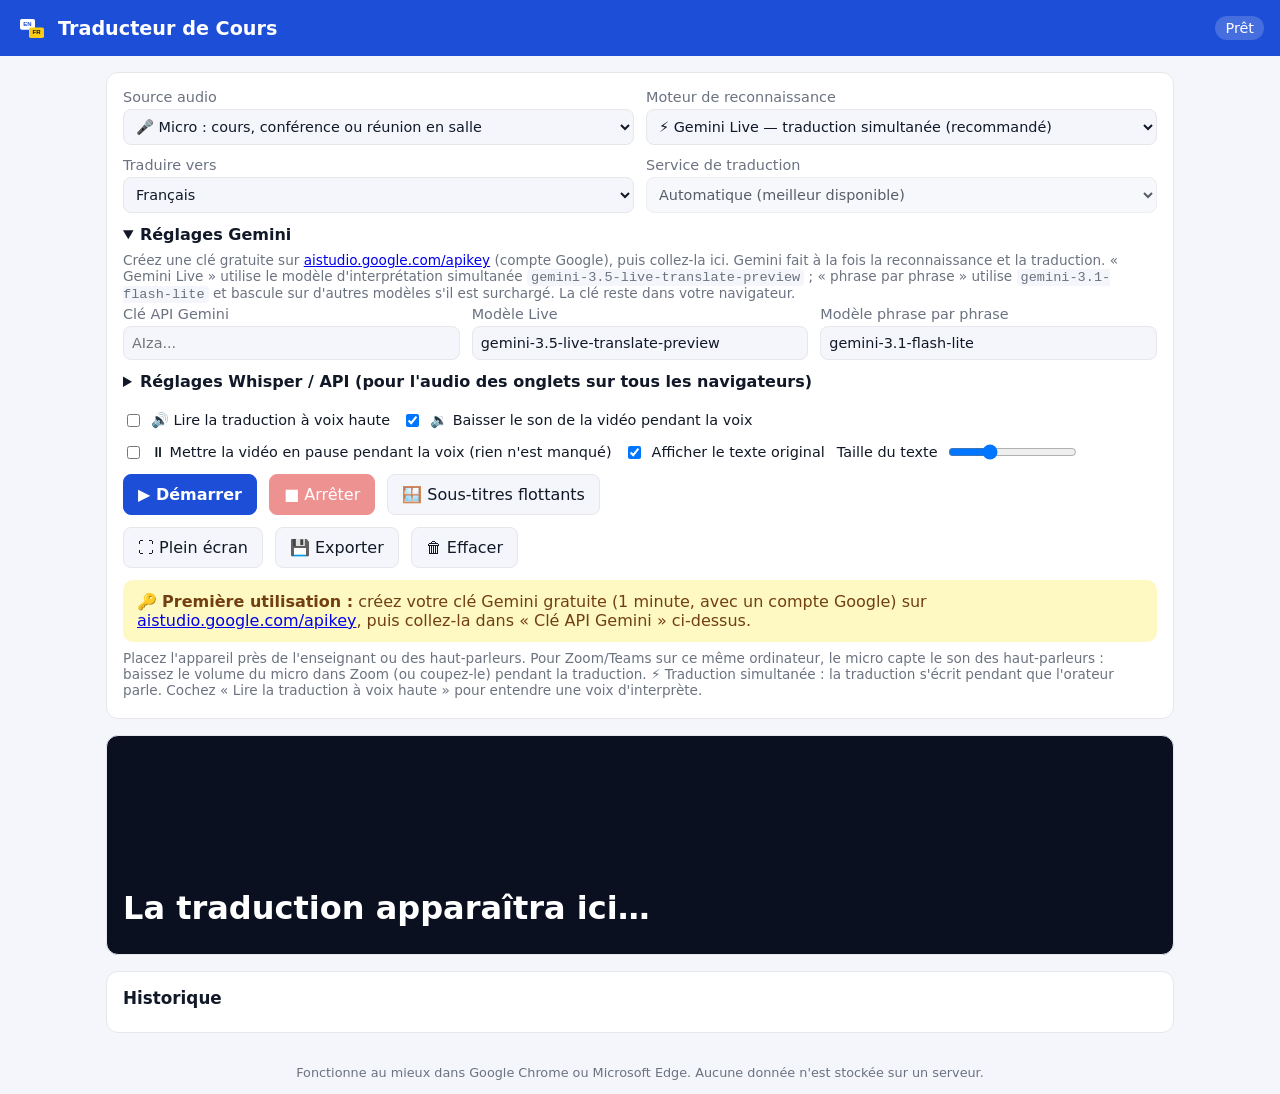
<file: index.html>
<!doctype html>
<html lang="fr">
<head>
  <meta charset="utf-8">
  <meta name="viewport" content="width=device-width, initial-scale=1">
  <title>Traducteur de Cours en direct</title>
  <meta name="description" content="Traduction en temps réel de l'anglais vers le français pour les cours et réunions (Zoom, Meet, Teams…).">
  <meta name="theme-color" content="#1d4ed8">
  <link rel="manifest" href="manifest.webmanifest">
  <link rel="icon" href="icon.svg" type="image/svg+xml">
  <link rel="stylesheet" href="style.css?v=22">
</head>
<body>
  <header class="topbar">
    <div class="brand">
      <img src="icon.svg" alt="" width="32" height="32">
      <h1>Traducteur de Cours</h1>
    </div>
    <div class="top-right">
      <span class="duck-badge" id="duckBadge" hidden title="Le son de la vidéo est baissé pendant la voix">🔉</span>
      <div class="status" id="status" role="status" aria-live="polite">Prêt</div>
    </div>
  </header>

  <main>
    <div class="alert" id="alert" role="alert" hidden></div>
    <button class="resume-banner" id="resumeBanner" hidden>🔇 Le son a été mis en veille par le téléphone — touchez ici pour reprendre l'écoute</button>
    <section class="controls card">
      <div class="row">
        <label>Source audio
          <select id="source">
            <option value="mic">🎤 Micro : cours, conférence ou réunion en salle</option>
            <option value="speaker">🔈 Réunion sur ce téléphone (Zoom, Meet, WhatsApp en haut-parleur)</option>
            <option value="youtube">▶️ Vidéo YouTube dans l'application (son baissé pendant la voix)</option>
            <option value="file">📁 Fichier audio ou vidéo (cours enregistré, message vocal…)</option>
            <option value="tab">🖥️ Site web dans un onglet — ordinateur (Meet, Zoom, Teams, Coursera, YouTube…) : son baissé automatiquement</option>
          </select>
        </label>
        <label>Moteur de reconnaissance
          <select id="engine">
            <option value="live">⚡ Gemini Live — traduction simultanée (recommandé)</option>
            <option value="gemini">✨ Gemini phrase par phrase (clé gratuite)</option>
            <option value="browser">Navigateur (gratuit — Chrome / Edge)</option>
            <option value="whisper">Whisper / API compatible OpenAI (clé requise)</option>
          </select>
        </label>
      </div>
      <div class="row">
        <label id="srcLangLabel">Langue parlée
          <select id="srcLang">
            <option value="en-US" data-name="English">Anglais (États-Unis)</option>
            <option value="en-GB" data-name="English">Anglais (Royaume-Uni)</option>
            <option value="en-NG" data-name="English">Anglais (Nigeria)</option>
            <option value="en-IN" data-name="English">Anglais (Inde)</option>
            <option value="en-AU" data-name="English">Anglais (Australie)</option>
            <option value="fr-FR" data-name="French">Français</option>
            <option value="es-ES" data-name="Spanish">Espagnol</option>
            <option value="pt-BR" data-name="Portuguese">Portugais</option>
            <option value="de-DE" data-name="German">Allemand</option>
            <option value="it-IT" data-name="Italian">Italien</option>
            <option value="ar-SA" data-name="Arabic">Arabe</option>
            <option value="ru-RU" data-name="Russian">Russe</option>
            <option value="tr-TR" data-name="Turkish">Turc</option>
            <option value="hi-IN" data-name="Hindi">Hindi</option>
            <option value="zh-CN" data-name="Chinese (Mandarin)">Chinois</option>
            <option value="ja-JP" data-name="Japanese">Japonais</option>
          </select>
        </label>
        <label>Traduire vers
          <select id="tgtLang">
            <option value="fr" data-name="French">Français</option>
            <option value="en" data-name="English">Anglais</option>
            <option value="ar" data-name="Arabic">Arabe</option>
            <option value="es" data-name="Spanish">Espagnol</option>
            <option value="pt" data-name="Portuguese">Portugais</option>
            <option value="de" data-name="German">Allemand</option>
            <option value="it" data-name="Italian">Italien</option>
            <option value="sw" data-name="Swahili">Swahili</option>
            <option value="ha" data-name="Hausa">Haoussa</option>
            <option value="tr" data-name="Turkish">Turc</option>
            <option value="ru" data-name="Russian">Russe</option>
            <option value="hi" data-name="Hindi">Hindi</option>
            <option value="zh-CN" data-name="Simplified Chinese">Chinois</option>
            <option value="ja" data-name="Japanese">Japonais</option>
          </select>
        </label>
        <label>Service de traduction
          <select id="translator">
            <option value="auto">Automatique (meilleur disponible)</option>
            <option value="builtin">Chrome intégré (hors ligne, privé)</option>
            <option value="google">Google Traduction (gratuit)</option>
            <option value="mymemory">MyMemory (gratuit)</option>
          </select>
        </label>
      </div>

      <details id="geminiSettings">
        <summary>Réglages Gemini</summary>
        <p class="hint">Créez une clé gratuite sur <a href="https://aistudio.google.com/apikey" target="_blank" rel="noopener">aistudio.google.com/apikey</a>
          (compte Google), puis collez-la ici. Gemini fait à la fois la reconnaissance et la traduction.
          « Gemini Live » utilise le modèle d'interprétation simultanée <code>gemini-3.5-live-translate-preview</code> ;
          « phrase par phrase » utilise <code>gemini-3.1-flash-lite</code> et bascule sur d'autres modèles s'il est surchargé.
          La clé reste dans votre navigateur.</p>
        <div class="row">
          <label>Clé API Gemini <input id="geminiKey" type="password" autocomplete="off" placeholder="AIza..."></label>
          <label>Modèle Live <input id="liveModel" type="text" placeholder="gemini-3.5-live-translate-preview"></label>
          <label>Modèle phrase par phrase <input id="geminiModel" type="text" placeholder="gemini-3.1-flash-lite"></label>
        </div>
      </details>

      <details id="whisperSettings">
        <summary>Réglages Whisper / API (pour l'audio des onglets sur tous les navigateurs)</summary>
        <p class="hint">Compatible OpenAI (<code>https://api.openai.com/v1</code>, modèle <code>gpt-4o-mini-transcribe</code>)
          ou Groq, qui a une offre gratuite (<code>https://api.groq.com/openai/v1</code>, modèle <code>whisper-large-v3-turbo</code>).
          La clé reste dans votre navigateur.</p>
        <div class="row">
          <label>URL de l'API <input id="apiBase" type="url" placeholder="https://api.openai.com/v1"></label>
          <label>Modèle <input id="apiModel" type="text" placeholder="gpt-4o-mini-transcribe"></label>
          <label>Clé API <input id="apiKey" type="password" autocomplete="off" placeholder="sk-..."></label>
        </div>
      </details>

      <div class="row options">
        <label class="check"><input type="checkbox" id="speak"> 🔊 Lire la traduction à voix haute</label>
        <label class="check"><input type="checkbox" id="duck" checked> 🔉 Baisser le son de la vidéo pendant la voix</label>
        <label class="check"><input type="checkbox" id="autoPause"> ⏸ Mettre la vidéo en pause pendant la voix (rien n'est manqué)</label>
        <label class="check"><input type="checkbox" id="showOriginal" checked> Afficher le texte original</label>
        <label class="inline">Taille du texte <input type="range" id="fontSize" min="18" max="64" value="32"></label>
      </div>

      <div class="row buttons actions">
        <button id="startBtn" class="primary">▶ Démarrer</button>
        <button id="stopBtn" class="danger" disabled>■ Arrêter</button>
        <button id="pipBtn" title="Fenêtre flottante au-dessus de Zoom, Meet, Teams ou WhatsApp">🪟 Sous-titres flottants</button>
      </div>
      <div class="row buttons">
        <button id="fullBtn">⛶ Plein écran</button>
        <button id="exportBtn">💾 Exporter</button>
        <button id="clearBtn">🗑 Effacer</button>
      </div>
      <p class="onboarding" id="onboarding" hidden>🔑 <b>Première utilisation :</b> créez votre clé Gemini gratuite (1 minute, avec un compte Google)
        sur <a href="https://aistudio.google.com/apikey" target="_blank" rel="noopener">aistudio.google.com/apikey</a>,
        puis collez-la dans « Clé API Gemini » ci-dessus.</p>
      <p class="hint" id="sourceHint"></p>
    </section>

    <section id="ytCard" class="card player-card" hidden>
      <div class="row file-row">
        <input type="url" id="ytUrl" placeholder="Collez ici le lien de la vidéo YouTube" inputmode="url">
        <button id="ytLoad" class="primary">Charger</button>
      </div>
      <div class="yt-box"><div id="ytPlayer"></div></div>
    </section>

    <section id="playerCard" class="card player-card" hidden>
      <div class="row file-row">
        <label class="file-pick">📁 Choisir un fichier audio ou vidéo
          <input type="file" id="fileInput" accept="audio/*,video/*">
        </label>
        <span class="hint" id="fileName">Aucun fichier choisi</span>
      </div>
      <video id="player" controls playsinline preload="metadata"></video>
    </section>

    <section id="stage" class="stage card">
      <div id="live" class="live">
        <p class="voice-chip" id="voiceChip" hidden></p>
        <p class="live-tr" id="liveTr" dir="auto">La traduction apparaîtra ici…</p>
        <p class="live-src" id="liveSrc" dir="auto"></p>
      </div>
    </section>

    <section class="card">
      <h2>Historique</h2>
      <ol id="history" class="history"></ol>
    </section>
  </main>

  <footer>
    Fonctionne au mieux dans Google Chrome ou Microsoft Edge. Aucune donnée n'est stockée sur un serveur.
  </footer>

  <script src="translate.js?v=22"></script>
  <script src="app.js?v=22"></script>
</body>
</html>
</file>
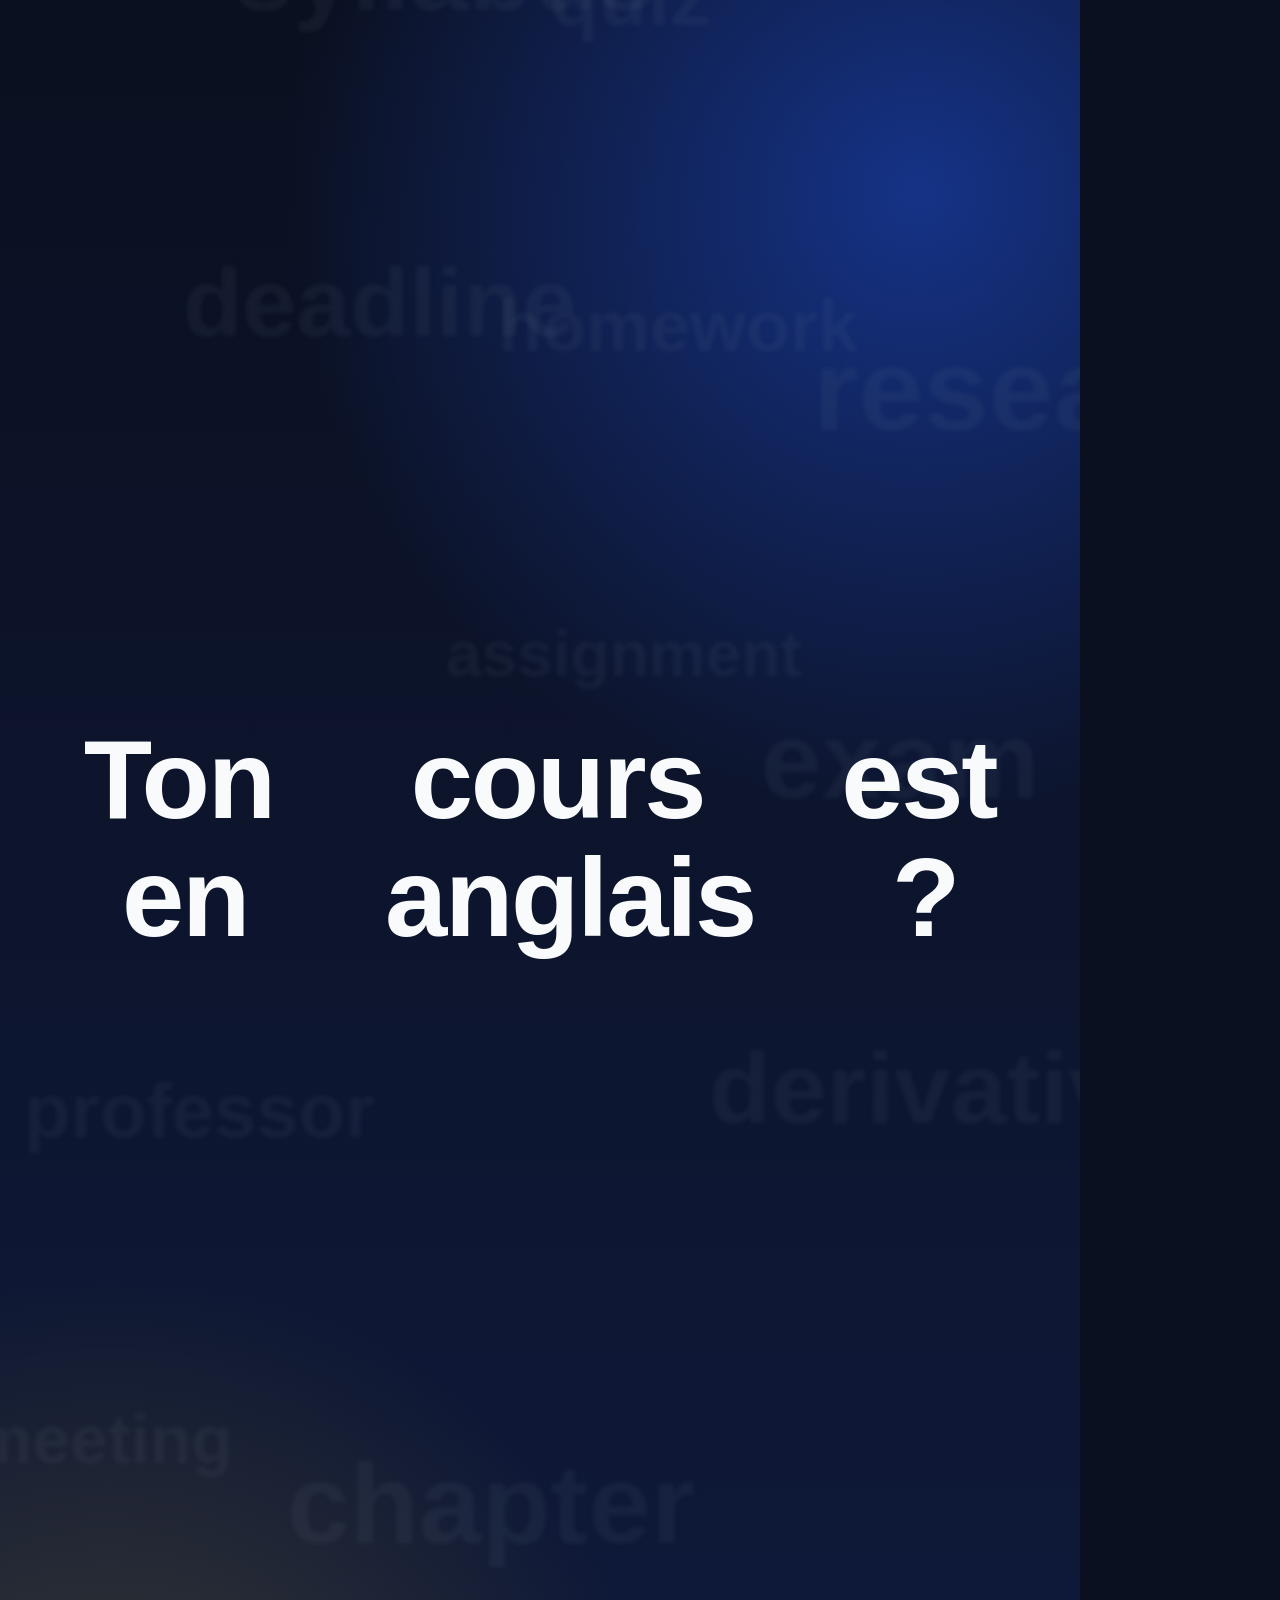
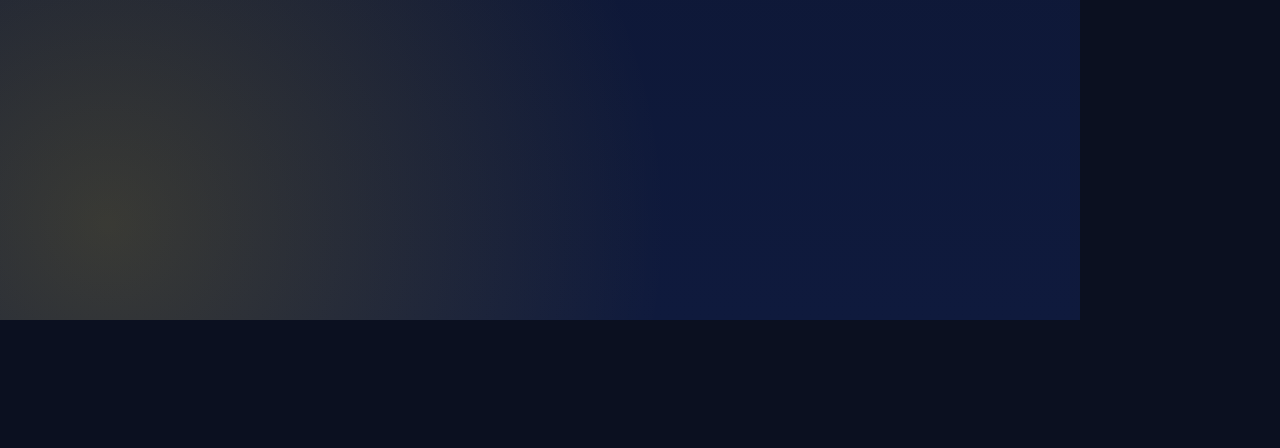
<file: marketing/demo.html>
<!doctype html>
<html lang="fr">
<head>
<meta charset="utf-8">
<title>Démo Traducteur de Cours</title>
<!--
  Vidéo de démonstration (1080×1920, 36 s). Chaque image est calculée par render(t),
  ce qui permet de filmer la vidéo image par image (voir render.js).
  Ouvrir ce fichier dans un navigateur la joue en boucle.
-->
<style>
  :root { --blue: #1d4ed8; --navy: #0b1020; --yellow: #facc15; --text: #f8fafc; --muted: #94a3b8; }
  * { box-sizing: border-box; margin: 0; padding: 0; }
  html, body { width: 1080px; height: 1920px; overflow: hidden; background: var(--navy); }
  body { font-family: "Inter", "Noto Color Emoji", sans-serif; color: var(--text); position: relative; }
  .bg { position: absolute; inset: 0; background:
      radial-gradient(900px 900px at 85% 10%, rgba(29, 78, 216, .55), transparent 70%),
      radial-gradient(800px 800px at 10% 95%, rgba(250, 204, 21, .18), transparent 70%),
      linear-gradient(180deg, #0b1020 0%, #0f1a3d 100%); }
  .scene { position: absolute; inset: 0; display: flex; flex-direction: column; align-items: center; justify-content: center; padding: 0 80px; text-align: center; opacity: 0; }
  .float-word { position: absolute; font-weight: 700; color: rgba(148, 163, 184, .07); white-space: nowrap; filter: blur(2px); }
  h1, h2 { font-family: "Inter Display", "Inter", "Noto Color Emoji", sans-serif; letter-spacing: -0.02em; }
  .hook { font-size: 112px; font-weight: 900; line-height: 1.05; }
  .hook2 { font-size: 84px; font-weight: 800; line-height: 1.1; margin-top: 56px; color: var(--yellow); }
  .chips { display: flex; flex-direction: column; gap: 32px; margin-top: 70px; width: 100%; align-items: center; }
  .chip { font-size: 54px; white-space: nowrap; font-weight: 700; padding: 28px 56px; border-radius: 999px; background: rgba(255,255,255,.08); border: 2px solid rgba(255,255,255,.14); }
  .s2-title { font-size: 104px; font-weight: 900; }
  .s2-title em { font-style: normal; color: var(--yellow); }
  .logo { width: 300px; height: 300px; }
  .brand { font-size: 104px; font-weight: 900; margin-top: 56px; }
  .tagline { font-size: 58px; font-weight: 600; color: #cbd5e1; margin-top: 36px; line-height: 1.3; }
  .tagline b { color: var(--yellow); }

  /* Scène démo */
  .demo-label { font-size: 56px; font-weight: 800; margin-bottom: 40px; }
  .speaker { display: flex; align-items: center; gap: 28px; background: rgba(255,255,255,.08); border-radius: 36px; padding: 26px 40px; margin-bottom: 44px; border: 2px solid rgba(255,255,255,.12); }
  .speaker .avatar { font-size: 76px; }
  .wave { display: flex; align-items: center; gap: 10px; height: 90px; }
  .wave i { display: block; width: 14px; border-radius: 7px; background: var(--yellow); }
  .speaker .lang { font-size: 44px; font-weight: 800; color: var(--muted); }
  .phone { width: 820px; height: 1240px; border-radius: 80px; background: #f4f6fb; border: 18px solid #111827; box-shadow: 0 40px 120px rgba(0,0,0,.6); overflow: hidden; text-align: left; display: flex; flex-direction: column; }
  .app-bar { background: var(--blue); padding: 40px 36px 30px; display: flex; align-items: center; justify-content: space-between; gap: 16px; }
  .app-title { display: flex; align-items: center; gap: 16px; font-size: 38px; font-weight: 800; color: #fff; }
  .app-title svg { width: 58px; height: 58px; }
  .pill { font-size: 26px; font-weight: 600; color: #fff; padding: 10px 20px; border-radius: 999px; background: rgba(255,255,255,.2); white-space: nowrap; }
  .pill .dot { color: #f87171; }
  .stage { margin: 28px; border-radius: 28px; background: var(--navy); padding: 36px; min-height: 440px; display: flex; flex-direction: column; justify-content: flex-end; }
  .fr { font-size: 52px; font-weight: 700; line-height: 1.25; color: #fff; min-height: 260px; }
  .en { font-size: 32px; font-style: italic; color: var(--muted); margin-top: 18px; min-height: 84px; line-height: 1.3; }
  .history { margin: 0 28px; background: #fff; border-radius: 28px; padding: 28px 32px; flex: 1; color: #111827; overflow: hidden; }
  .history h3 { font-size: 32px; margin-bottom: 14px; }
  .item { border-bottom: 2px solid #e5e7eb; padding: 14px 0; }
  .item .t { font-size: 22px; color: #6b7280; }
  .item .f { font-size: 29px; font-weight: 600; line-height: 1.3; }
  .item .e { font-size: 23px; font-style: italic; color: #6b7280; }
  .demo-caption { margin-top: 44px; font-size: 54px; font-weight: 800; }
  .demo-caption em { font-style: normal; color: var(--yellow); }

  /* Fonctionnalités */
  .s5-title { font-size: 96px; font-weight: 900; margin-bottom: 64px; }
  .cards { display: grid; gap: 30px; width: 100%; }
  .card { display: flex; align-items: center; gap: 36px; text-align: left; padding: 36px 44px; border-radius: 40px; background: rgba(255,255,255,.07); border: 2px solid rgba(255,255,255,.12); }
  .card .ic { font-size: 84px; }
  .card b { display: block; font-size: 52px; font-weight: 800; }
  .card span { font-size: 36px; color: #cbd5e1; }

  /* Appel à l'action */
  .cta { font-size: 100px; font-weight: 900; line-height: 1.08; }
  .cta em { font-style: normal; color: var(--yellow); }
  .url { margin-top: 70px; font-size: 38px; font-weight: 800; padding: 34px 50px; border-radius: 999px; background: var(--yellow); color: var(--navy); }
  .perks { margin-top: 56px; font-size: 44px; font-weight: 600; color: #cbd5e1; }
  .logo-sm { width: 170px; height: 170px; margin-bottom: 60px; }
</style>
</head>
<body>
<div class="bg"></div>
<div id="floats"></div>

<template id="logo-svg">
  <svg viewBox="0 0 512 512" xmlns="http://www.w3.org/2000/svg">
    <rect width="512" height="512" rx="96" fill="#1d4ed8"/>
    <rect x="64" y="112" width="240" height="170" rx="28" fill="#fff"/>
    <text x="184" y="225" font-family="Inter, Arial, sans-serif" font-size="96" font-weight="800" fill="#1d4ed8" text-anchor="middle">EN</text>
    <rect x="208" y="246" width="240" height="170" rx="28" fill="#facc15"/>
    <text x="328" y="359" font-family="Inter, Arial, sans-serif" font-size="96" font-weight="800" fill="#0b1020" text-anchor="middle">FR</text>
  </svg>
</template>

<section class="scene" id="s1">
  <h1 class="hook" id="hook1">Ton cours est<br>en anglais&nbsp;?</h1>
  <h2 class="hook2" id="hook2">Et tu rates la moitié&nbsp;? 😩</h2>
</section>

<section class="scene" id="s2">
  <h2 class="s2-title">Tout est en <em>anglais</em>…</h2>
  <div class="chips">
    <div class="chip">🎓 Les cours en amphi</div>
    <div class="chip">💻 Les réunions Zoom & Teams</div>
    <div class="chip">▶️ Les vidéos YouTube</div>
  </div>
</section>

<section class="scene" id="s3">
  <div class="logo" data-logo></div>
  <h1 class="brand">Traducteur de Cours</h1>
  <p class="tagline">La <b>traduction simultanée</b><br>en français, en direct.</p>
</section>

<section class="scene" id="s4">
  <div class="demo-label">🎤 Le prof parle anglais…</div>
  <div class="speaker">
    <div class="avatar">👨‍🏫</div>
    <div class="wave" id="wave"></div>
    <div class="lang">EN</div>
  </div>
  <div class="phone">
    <div class="app-bar">
      <div class="app-title"><span data-logo style="display:inline-flex"></span>Traducteur de Cours</div>
      <div class="pill"><span class="dot">●</span> Gemini Live</div>
    </div>
    <div class="stage">
      <p class="fr" id="fr"></p>
      <p class="en" id="en"></p>
    </div>
    <div class="history">
      <h3>Historique</h3>
      <div id="hist"></div>
    </div>
  </div>
  <div class="demo-caption" id="demoCap">⚡ Traduit <em>pendant</em> qu'il parle</div>
</section>

<section class="scene" id="s5">
  <h2 class="s5-title">Tout ce qu'il te faut</h2>
  <div class="cards">
    <div class="card"><div class="ic">⚡</div><div><b>Simultané</b><span>Le français s'écrit en direct</span></div></div>
    <div class="card"><div class="ic">🔊</div><div><b>Voix française</b><span>Écoute l'interprète dans tes écouteurs</span></div></div>
    <div class="card"><div class="ic">💻</div><div><b>Zoom, Meet, Teams</b><span>Et les cours en salle avec le micro</span></div></div>
    <div class="card"><div class="ic">💾</div><div><b>Tes notes de cours</b><span>Exporte tout pour réviser</span></div></div>
    <div class="card"><div class="ic">📱</div><div><b>Téléphone & PC</b><span>Rien à installer</span></div></div>
  </div>
</section>

<section class="scene" id="s6">
  <div class="logo-sm" data-logo></div>
  <h1 class="cta">Comprends enfin<br>tes cours en <em>anglais</em>.</h1>
  <div class="url">souleymane2022.github.io/translater_cours</div>
  <p class="perks">Gratuit • Sans inscription • Dans ton navigateur</p>
</section>

<script>
  const DURATION = 36;
  const $ = (id) => document.getElementById(id);
  const clamp = (v, a = 0, b = 1) => Math.min(b, Math.max(a, v));
  const prog = (t, a, b) => clamp((t - a) / (b - a));
  const easeOut = (p) => 1 - Math.pow(1 - p, 3);
  const easeBack = (p) => { const c = 1.7; return 1 + (c + 1) * Math.pow(p - 1, 3) + c * Math.pow(p - 1, 2); };

  for (const el of document.querySelectorAll('[data-logo]')) {
    el.append(document.getElementById('logo-svg').content.cloneNode(true));
    el.querySelector('svg').style.width = el.classList.contains('logo') || el.classList.contains('logo-sm') ? '100%' : '58px';
  }

  // Mots anglais qui flottent en arrière-plan (positions fixes, mouvement selon t).
  const FLOAT_WORDS = ['lecture', 'deadline', 'assignment', 'derivative', 'meeting', 'syllabus', 'homework', 'exam', 'professor', 'chapter', 'quiz', 'research'];
  const floats = FLOAT_WORDS.map((w, i) => {
    const el = document.createElement('div');
    el.className = 'float-word';
    el.textContent = w;
    el.style.fontSize = `${60 + (i * 37) % 70}px`;
    $('floats').append(el);
    return { el, x: (i * 263) % 1000 - 80, y: (i * 389) % 1900, speed: 18 + (i * 13) % 30 };
  });

  // Barres de l'onde sonore.
  const BARS = 22;
  for (let i = 0; i < BARS; i++) $('wave').append(document.createElement('i'));

  const SENTENCES = [
    { en: 'Good morning everyone. Today we are going to talk about photosynthesis.',
      fr: 'Bonjour à tous. Aujourd\'hui, nous allons parler de la photosynthèse.', time: '09:00:04' },
    { en: 'Plants use sunlight to turn water and carbon dioxide into sugar.',
      fr: 'Les plantes utilisent la lumière du soleil pour transformer l\'eau et le dioxyde de carbone en sucre.', time: '09:00:09' },
    { en: 'Don\'t forget: the assignment is due on Friday.',
      fr: 'N\'oubliez pas : le devoir est à rendre vendredi.', time: '09:00:13' },
  ];
  const DEMO_START = 12.6;
  const SENT_DUR = 3.9;     // durée de parole d'une phrase
  const LAG = 0.55;         // décalage de la traduction
  const histEls = SENTENCES.map((s) => {
    const el = document.createElement('div');
    el.className = 'item';
    el.innerHTML = `<div class="t">${s.time}</div><div class="f"></div><div class="e"></div>`;
    el.querySelector('.f').textContent = s.fr;
    el.querySelector('.e').textContent = s.en;
    $('hist').append(el);
    return el;
  });

  const words = (text, p) => {
    const w = text.split(' ');
    return w.slice(0, Math.ceil(clamp(p) * w.length)).join(' ');
  };

  // Apparition / disparition d'une scène.
  function scene(id, t, a, b, fade = 0.45) {
    const el = $(id);
    const pin = easeOut(prog(t, a, a + fade));
    const pout = prog(t, b - fade, b);
    const visible = t >= a && t < b;
    el.style.opacity = visible ? Math.min(pin, 1 - pout) : 0;
    el.style.transform = `translateY(${(1 - pin) * 60 - pout * 60}px) scale(${1 - pout * 0.04})`;
    el.style.visibility = visible ? 'visible' : 'hidden';
    return visible;
  }

  function pop(el, t, at, dur = 0.5) {
    const p = prog(t, at, at + dur);
    el.style.opacity = clamp(p * 2);
    el.style.transform = `scale(${0.7 + 0.3 * easeBack(p)})`;
  }

  function slideIn(el, t, at, dur = 0.5) {
    const p = easeOut(prog(t, at, at + dur));
    el.style.opacity = p;
    el.style.transform = `translateX(${(1 - p) * -120}px)`;
  }

  function render(t) {
    // Arrière-plan
    for (const f of floats) {
      const y = ((f.y - t * f.speed) % 2100 + 2100) % 2100 - 100;
      f.el.style.transform = `translate(${f.x}px, ${y}px)`;
    }

    // 1. Accroche
    if (scene('s1', t, 0, 4.3)) {
      pop($('hook1'), t, 0.15, 0.6);
      pop($('hook2'), t, 1.5, 0.6);
    }

    // 2. Le problème
    if (scene('s2', t, 4.3, 8.4)) {
      document.querySelectorAll('#s2 .chip').forEach((c, i) => slideIn(c, t, 4.9 + i * 0.55));
    }

    // 3. La solution
    if (scene('s3', t, 8.4, 12.2)) {
      pop(document.querySelector('#s3 .logo'), t, 8.5, 0.7);
      pop(document.querySelector('#s3 .brand'), t, 9.0, 0.6);
      pop(document.querySelector('#s3 .tagline'), t, 9.7, 0.6);
    }

    // 4. La démo
    if (scene('s4', t, 12.2, 27.2)) {
      const d = t - DEMO_START;
      const idx = clamp(Math.floor(d / (SENT_DUR + 0.6)), 0, SENTENCES.length - 1);
      const local = d - idx * (SENT_DUR + 0.6);
      const s = SENTENCES[idx];
      const speaking = d >= 0 && local < SENT_DUR && d < SENTENCES.length * (SENT_DUR + 0.6);
      $('en').textContent = d < 0 ? '' : words(s.en, local / SENT_DUR);
      $('fr').textContent = d < 0 ? 'La traduction apparaît ici…' : words(s.fr, (local - LAG) / SENT_DUR);
      $('fr').style.opacity = d < 0 ? 0.4 : 1;
      histEls.forEach((el, i) => {
        const at = DEMO_START + i * (SENT_DUR + 0.6) + SENT_DUR + LAG;
        el.style.display = t >= at ? 'block' : 'none';
        const p = easeOut(prog(t, at, at + 0.4));
        el.style.opacity = p;
        el.style.transform = `translateY(${(1 - p) * 30}px)`;
      });
      [...$('wave').children].forEach((bar, i) => {
        const amp = speaking ? 0.35 + 0.65 * Math.abs(Math.sin(t * 9 + i * 0.8) * Math.sin(t * 3.3 + i * 1.7)) : 0.08;
        bar.style.height = `${12 + amp * 78}px`;
        bar.style.opacity = speaking ? 1 : 0.4;
      });
      pop($('demoCap'), t, 14.0, 0.6);
    }

    // 5. Fonctionnalités
    if (scene('s5', t, 27.2, 31.8)) {
      document.querySelectorAll('#s5 .card').forEach((c, i) => slideIn(c, t, 27.5 + i * 0.4));
    }

    // 6. Appel à l'action
    if (scene('s6', t, 31.8, DURATION + 1, 0.45)) {
      pop(document.querySelector('#s6 .logo-sm'), t, 31.9, 0.6);
      pop(document.querySelector('#s6 .cta'), t, 32.2, 0.6);
      pop(document.querySelector('#s6 .url'), t, 33.0, 0.6);
      pop(document.querySelector('#s6 .perks'), t, 33.6, 0.6);
    }
  }

  window.render = render;
  window.DURATION = DURATION;
  // Lecture en boucle quand la page est ouverte normalement (pas pendant l'enregistrement).
  if (!location.search.includes('capture')) {
    const t0 = performance.now();
    const loop = () => { render(((performance.now() - t0) / 1000) % DURATION); requestAnimationFrame(loop); };
    loop();
  } else {
    render(0);
  }
</script>
</body>
</html>
</file>
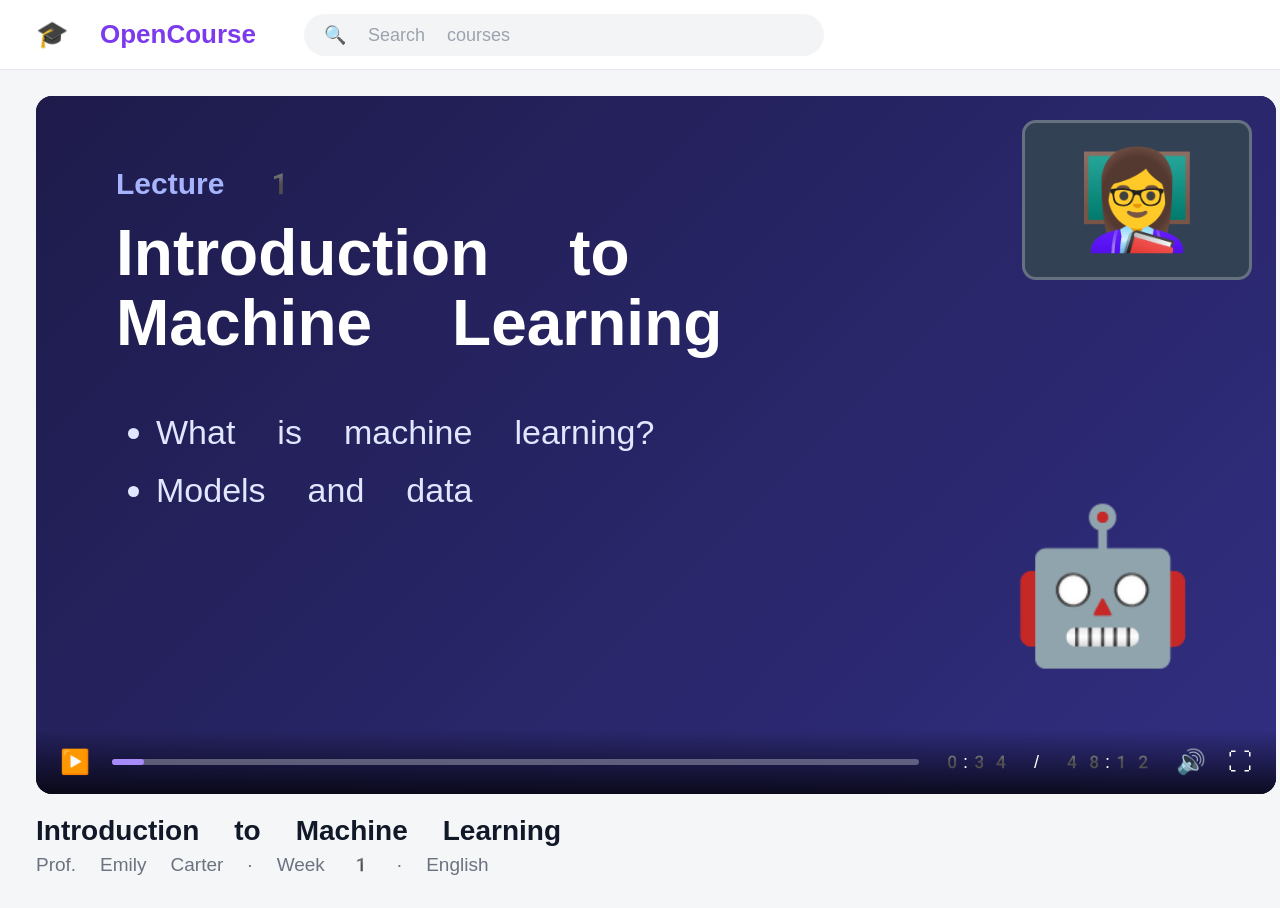
<file: marketing/tutoriel/cours.html>
<!doctype html>
<html lang="en">
<head>
<meta charset="utf-8">
<title>Machine Learning – Lecture 1</title>
<!-- Page de cours en ligne générique (décor de la vidéo « ordinateur »). Taille prévue : 1800×908. -->
<style>
  * { box-sizing: border-box; margin: 0; padding: 0; }
  body { font-family: "Inter", "Noto Color Emoji", sans-serif; background: #f5f6f8; color: #111827; width: 1800px; height: 908px; overflow: hidden; }
  header { height: 70px; background: #fff; border-bottom: 1px solid #e5e7eb; display: flex; align-items: center; gap: 18px; padding: 0 36px; }
  .brand { font-size: 26px; font-weight: 800; color: #7c3aed; }
  .search { margin-left: 30px; flex: 0 1 520px; height: 42px; border-radius: 21px; background: #f3f4f6; color: #9ca3af; font-size: 18px; display: flex; align-items: center; padding: 0 20px; }
  .avatar { margin-left: auto; width: 42px; height: 42px; border-radius: 50%; background: #c4b5fd; display: grid; place-items: center; font-size: 22px; }
  main { display: flex; gap: 32px; padding: 26px 36px; }
  .player { width: 1240px; }
  .video { position: relative; width: 1240px; height: 698px; border-radius: 16px; overflow: hidden; background: #0f172a; }
  .slide { position: absolute; inset: 0; padding: 70px 80px; background: linear-gradient(135deg, #1e1b4b, #312e81); color: #fff; transition: opacity .6s; }
  .slide h2 { font-size: 30px; color: #a5b4fc; font-weight: 700; }
  .slide h1 { font-size: 64px; font-weight: 900; margin-top: 18px; line-height: 1.1; }
  .slide ul { margin-top: 44px; font-size: 34px; line-height: 1.7; padding-left: 40px; color: #e0e7ff; }
  .slide .pic { position: absolute; right: 80px; bottom: 120px; font-size: 150px; }
  .cam { position: absolute; right: 24px; top: 24px; width: 230px; height: 160px; border-radius: 14px; background: #334155; display: grid; place-items: center; font-size: 96px; border: 3px solid rgba(255,255,255,.25); }
  .cam.talking { border-color: #22c55e; box-shadow: 0 0 0 6px rgba(34,197,94,.25); }
  .controls { position: absolute; left: 0; right: 0; bottom: 0; height: 64px; background: linear-gradient(transparent, rgba(0,0,0,.75)); display: flex; align-items: center; gap: 22px; padding: 0 24px; color: #fff; font-size: 24px; }
  .bar { flex: 1; height: 6px; border-radius: 3px; background: rgba(255,255,255,.3); position: relative; }
  .bar i { position: absolute; left: 0; top: 0; bottom: 0; border-radius: 3px; background: #a78bfa; }
  .time { font-size: 18px; font-variant-numeric: tabular-nums; }
  .meta h3 { font-size: 28px; margin-top: 20px; }
  .meta p { color: #6b7280; font-size: 19px; margin-top: 6px; }
  aside { flex: 1; background: #fff; border-radius: 16px; border: 1px solid #e5e7eb; padding: 24px; }
  aside h4 { font-size: 22px; margin-bottom: 14px; }
  .lesson { padding: 16px 14px; border-radius: 10px; font-size: 19px; display: flex; gap: 12px; color: #374151; }
  .lesson.on { background: #ede9fe; color: #5b21b6; font-weight: 700; }
</style>
</head>
<body>
<header>
  <div class="brand">🎓 OpenCourse</div>
  <div class="search">🔍 Search courses</div>
  <div class="avatar">🙂</div>
</header>
<main>
  <section class="player">
    <div class="video">
      <div class="slide" data-slide="0"><h2>Lecture 1</h2><h1>Introduction to<br>Machine Learning</h1><ul><li>What is machine learning?</li><li>Models and data</li></ul><div class="pic">🤖</div></div>
      <div class="slide" data-slide="1" style="opacity:0"><h2>Key idea</h2><h1>Learning from examples</h1><ul><li>Not fixed rules</li><li>Patterns found in data</li></ul><div class="pic">📊</div></div>
      <div class="slide" data-slide="2" style="opacity:0"><h2>Example</h2><h1>Recognizing cats<br>in photos</h1><ul><li>Thousands of labeled images</li><li>The model learns the features</li></ul><div class="pic">🐱</div></div>
      <div class="cam" id="cam">👩‍🏫</div>
      <div class="controls"><span id="play">▶</span><div class="bar"><i id="progress" style="width:4%"></i></div><span class="time" id="time">0:34 / 48:12</span><span>🔊</span><span>⛶</span></div>
    </div>
    <div class="meta"><h3>Introduction to Machine Learning</h3><p>Prof. Emily Carter · Week 1 · English</p></div>
  </section>
  <aside>
    <h4>Course content</h4>
    <div class="lesson on">▶ 1. Introduction to Machine Learning</div>
    <div class="lesson">2. Working with data</div>
    <div class="lesson">3. Linear models</div>
    <div class="lesson">4. Neural networks</div>
    <div class="lesson">5. Evaluation</div>
  </aside>
</main>
<script>
  let timer = null; let secs = 34;
  window.course = {
    play(on) {
      document.getElementById('play').textContent = on ? '❚❚' : '▶';
      clearInterval(timer);
      if (on) timer = setInterval(() => {
        secs++;
        document.getElementById('time').textContent = `${Math.floor(secs / 60)}:${String(secs % 60).padStart(2, '0')} / 48:12`;
        document.getElementById('progress').style.width = `${4 + secs / 60}%`;
      }, 1000);
    },
    talking(on) { document.getElementById('cam').classList.toggle('talking', on); },
    slide(i) { document.querySelectorAll('.slide').forEach((s) => { s.style.opacity = Number(s.dataset.slide) === i ? 1 : 0; }); },
  };
</script>
</body>
</html>
</file>
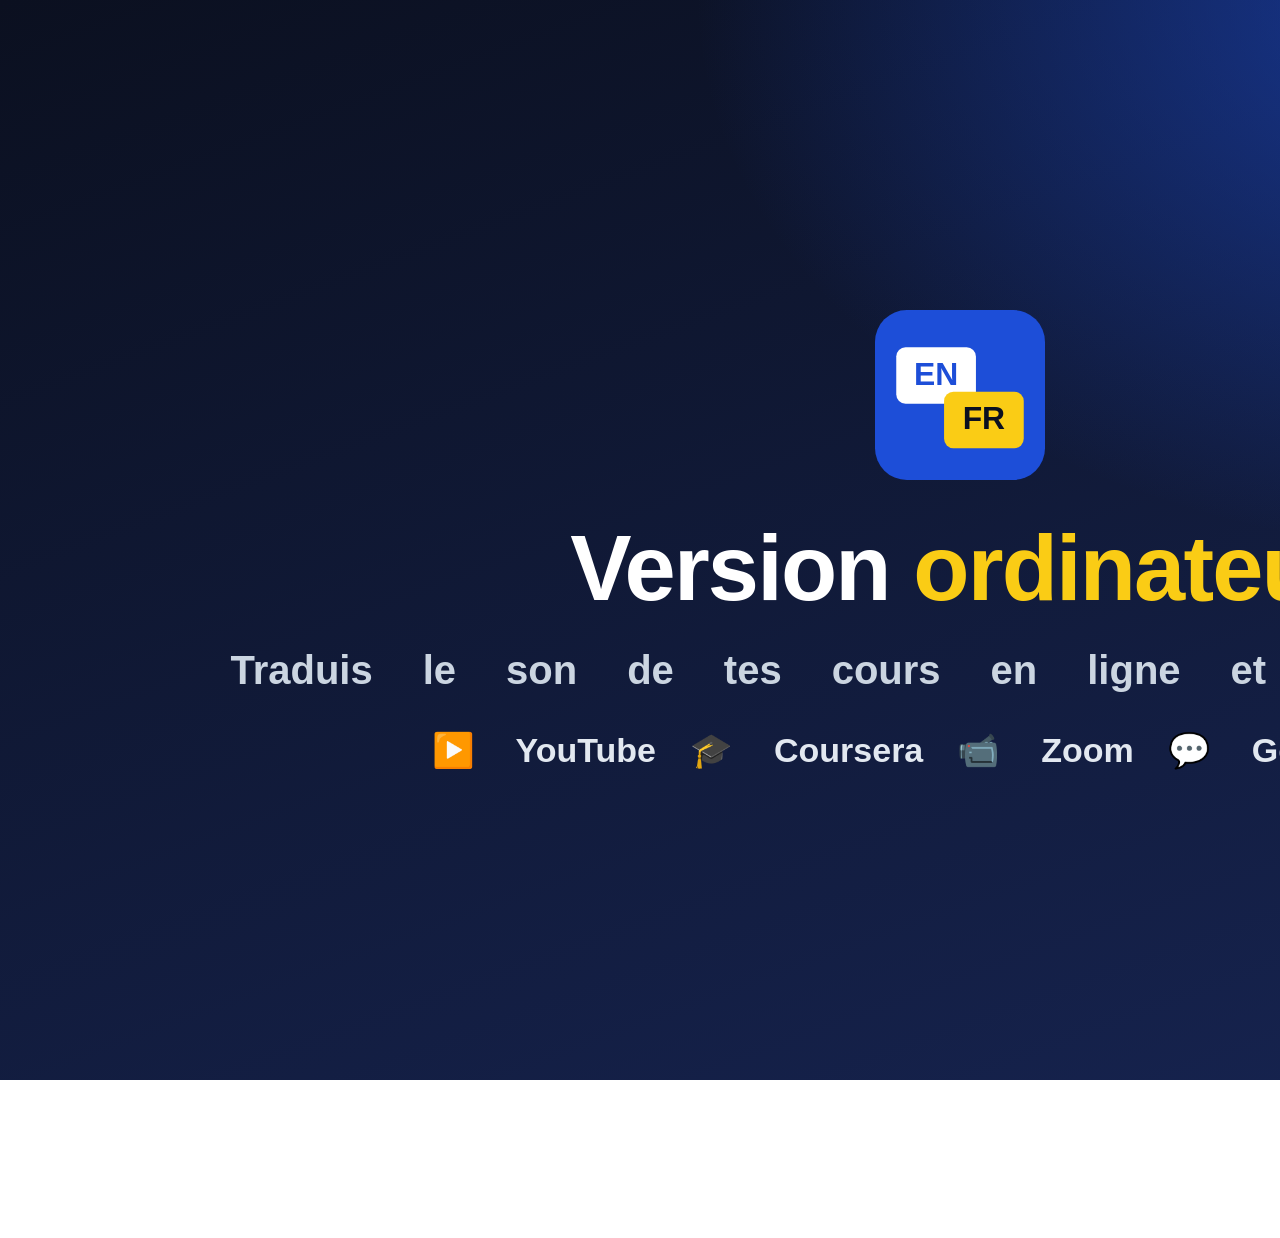
<file: marketing/tutoriel/stage-ordinateur.html>
<!doctype html>
<html lang="fr">
<head>
<meta charset="utf-8">
<title>Tutoriel ordinateur – Traducteur de Cours</title>
<!-- Plateau de la vidéo « ordinateur » (1920×1080) : une fenêtre de navigateur avec un cours en ligne et
     l'application réelle (iframes). record-ordinateur.js pilote l'ensemble et le filme. -->
<style>
  :root { --blue: #1d4ed8; --navy: #0b1020; --yellow: #facc15; }
  * { box-sizing: border-box; margin: 0; padding: 0; }
  html, body { width: 1920px; height: 1080px; overflow: hidden; }
  body { font-family: "Inter", "Noto Color Emoji", sans-serif; position: relative;
    background: radial-gradient(1200px 800px at 80% 0%, rgba(29,78,216,.6), transparent 70%), linear-gradient(160deg, #0b1020, #172554); }

  .win { position: absolute; left: 60px; top: 30px; width: 1800px; height: 1000px; border-radius: 14px; overflow: hidden; background: #fff; box-shadow: 0 30px 90px rgba(0,0,0,.55); }
  .tabs { height: 46px; background: #dfe3ea; display: flex; align-items: flex-end; gap: 4px; padding: 0 12px; }
  .dots { display: flex; gap: 8px; align-self: center; margin-right: 14px; }
  .dots i { width: 14px; height: 14px; border-radius: 50%; display: block; }
  .tab { width: 330px; height: 38px; border-radius: 10px 10px 0 0; padding: 0 16px; display: flex; align-items: center; gap: 10px; font-size: 16px; color: #374151; white-space: nowrap; overflow: hidden; }
  .tab.on { background: #fff; color: #111827; font-weight: 600; }
  .tab svg { width: 20px; height: 20px; flex: none; }
  .tab .snd { margin-left: auto; font-size: 14px; display: none; }
  .tab.sharing .snd { display: inline; }
  .addr { height: 50px; background: #fff; border-bottom: 1px solid #e5e7eb; display: flex; align-items: center; gap: 16px; padding: 0 16px; color: #6b7280; font-size: 18px; }
  .addr .field { flex: 1; height: 36px; border-radius: 18px; background: #f1f3f4; display: flex; align-items: center; padding: 0 18px; color: #111827; font-size: 17px; }
  .content { position: absolute; top: 96px; left: 0; width: 1800px; height: 904px; overflow: hidden; background: #f4f6fb; }
  .content iframe { position: absolute; top: 0; left: 0; border: 0; }
  #course { width: 1800px; height: 908px; }
  #app { width: 1200px; height: 603px; transform: scale(1.5); transform-origin: 0 0; }
  .hidden { visibility: hidden; }

  /* Fenêtre de partage (illustration de la boîte de dialogue du navigateur) */
  .modal { position: absolute; inset: 0; background: rgba(0,0,0,.35); display: grid; place-items: center; z-index: 8; transition: opacity .3s; }
  .modal.off { opacity: 0; pointer-events: none; }
  .dialog { width: 760px; background: #fff; border-radius: 14px; box-shadow: 0 20px 70px rgba(0,0,0,.4); padding: 28px 30px; color: #111827; }
  .dialog h3 { font-size: 22px; font-weight: 700; }
  .dialog .seg { display: flex; gap: 6px; margin: 20px 0 16px; border-bottom: 2px solid #e5e7eb; }
  .seg span { padding: 10px 18px; font-size: 17px; color: #6b7280; }
  .seg span.on { color: var(--blue); border-bottom: 3px solid var(--blue); margin-bottom: -2px; font-weight: 600; }
  .choice { display: flex; align-items: center; gap: 16px; padding: 14px; border-radius: 10px; border: 2px solid transparent; font-size: 18px; }
  .choice .thumb { width: 150px; height: 84px; border-radius: 8px; background: linear-gradient(135deg, #1e1b4b, #312e81); color: #fff; font-size: 13px; padding: 10px; }
  .choice.on { border-color: var(--blue); background: #eff6ff; }
  .check { display: flex; align-items: center; gap: 12px; margin-top: 18px; font-size: 18px; }
  .box { width: 24px; height: 24px; border-radius: 5px; border: 2px solid #6b7280; display: grid; place-items: center; color: #fff; font-size: 16px; }
  .box.on { background: var(--blue); border-color: var(--blue); }
  .actions { display: flex; justify-content: flex-end; gap: 12px; margin-top: 24px; }
  .btn { padding: 10px 24px; border-radius: 20px; font-size: 17px; border: 1px solid #d1d5db; }
  .btn.primary { background: var(--blue); color: #fff; border-color: var(--blue); }

  /* Sous-titres flottants (fenêtre Picture-in-Picture de l'application) */
  .pip { position: absolute; left: 470px; top: 560px; width: 980px; border-radius: 12px; overflow: hidden; box-shadow: 0 24px 80px rgba(0,0,0,.6); z-index: 6; transition: opacity .4s, transform .4s; background: #202124; }
  .pip.off { opacity: 0; transform: scale(.92); pointer-events: none; }
  .pip .bar { height: 34px; display: flex; align-items: center; padding: 0 14px; gap: 10px; color: #e5e7eb; font-size: 15px; }
  .pip iframe { display: block; border: 0; width: 700px; height: 200px; transform: scale(1.4); transform-origin: 0 0; }
  .pip .frame { width: 980px; height: 280px; overflow: hidden; }

  .cursor { position: absolute; left: 960px; top: 1200px; width: 34px; height: 34px; z-index: 30; transition: left .7s cubic-bezier(.3,.8,.3,1), top .7s cubic-bezier(.3,.8,.3,1); pointer-events: none; }
  .cursor svg { width: 34px; height: 34px; filter: drop-shadow(0 2px 3px rgba(0,0,0,.5)); }
  .ripple { position: absolute; width: 70px; height: 70px; margin: -35px 0 0 -35px; border-radius: 50%; border: 5px solid var(--yellow); opacity: 0; z-index: 29; pointer-events: none; }
  .ripple.go { animation: rip .6s ease-out; }
  @keyframes rip { 0% { opacity: 1; transform: scale(.3); } 100% { opacity: 0; transform: scale(1.4); } }

  .chip { position: absolute; left: 50%; top: 52px; transform: translateX(-50%); z-index: 12; display: flex; align-items: center; gap: 16px; padding: 14px 28px 14px 14px; border-radius: 999px; background: rgba(11,16,32,.92); color: #fff; font-size: 30px; font-weight: 800; box-shadow: 0 10px 40px rgba(0,0,0,.4); transition: opacity .3s; white-space: nowrap; }
  .chip.off { opacity: 0; }
  .chip b { width: 56px; height: 56px; border-radius: 50%; background: var(--yellow); color: var(--navy); display: grid; place-items: center; font-size: 30px; }
  .sub { position: absolute; left: 50%; bottom: 40px; transform: translateX(-50%); max-width: 1500px; z-index: 12; padding: 18px 34px; border-radius: 22px; background: rgba(11,16,32,.9); color: #fff; font-size: 32px; font-weight: 650; text-align: center; line-height: 1.3; transition: opacity .3s; }
  .sub.off { opacity: 0; }
  .sub em { font-style: normal; color: var(--yellow); }

  .card { position: absolute; inset: 0; z-index: 40; display: flex; flex-direction: column; align-items: center; justify-content: center; text-align: center; color: #fff; transition: opacity .5s;
    background: radial-gradient(1200px 800px at 80% 0%, rgba(29,78,216,.65), transparent 70%), linear-gradient(160deg, #0b1020, #172554); }
  .card.off { opacity: 0; pointer-events: none; }
  .card .logo { width: 170px; height: 170px; margin-bottom: 40px; }
  .card h1 { font-family: "Inter Display", "Inter", sans-serif; font-size: 92px; font-weight: 900; letter-spacing: -.02em; line-height: 1.05; }
  .card h1 em { font-style: normal; color: var(--yellow); }
  .card p { font-size: 40px; color: #cbd5e1; margin-top: 30px; font-weight: 600; }
  .card .link { margin-top: 46px; font-size: 36px; font-weight: 800; padding: 24px 44px; border-radius: 999px; background: var(--yellow); color: var(--navy); }
  .card .logos { margin-top: 36px; font-size: 34px; color: #e2e8f0; font-weight: 700; display: flex; gap: 34px; }
</style>
</head>
<body>
<template id="logo">
  <svg viewBox="0 0 512 512" xmlns="http://www.w3.org/2000/svg" width="100%" height="100%">
    <rect width="512" height="512" rx="96" fill="#1d4ed8"/>
    <rect x="64" y="112" width="240" height="170" rx="28" fill="#fff"/>
    <text x="184" y="225" font-family="Inter, Arial, sans-serif" font-size="96" font-weight="800" fill="#1d4ed8" text-anchor="middle">EN</text>
    <rect x="208" y="246" width="240" height="170" rx="28" fill="#facc15"/>
    <text x="328" y="359" font-family="Inter, Arial, sans-serif" font-size="96" font-weight="800" fill="#0b1020" text-anchor="middle">FR</text>
  </svg>
</template>

<div class="win">
  <div class="tabs">
    <div class="dots"><i style="background:#ef4444"></i><i style="background:#f59e0b"></i><i style="background:#22c55e"></i></div>
    <div class="tab on" id="tabCourse">🎓 Machine Learning – Lecture 1<span class="snd">🔊 partagé</span></div>
    <div class="tab" id="tabApp"><span data-logo style="display:inline-flex;width:20px;height:20px"></span>Traducteur de Cours</div>
  </div>
  <div class="addr">← → ⟳<div class="field" id="addr">🔒 opencourse.example/machine-learning/lecture-1</div></div>
  <div class="content">
    <iframe id="course" title="Cours"></iframe>
    <iframe id="app" class="hidden" title="Traducteur de Cours"></iframe>
    <div class="modal off" id="modal">
      <div class="dialog">
        <h3>Choisissez ce que vous souhaitez partager</h3>
        <div class="seg"><span class="on" id="segTab">Onglet</span><span>Fenêtre</span><span id="segScreen">Écran entier</span></div>
        <div class="choice" id="choice"><div class="thumb">Introduction to Machine Learning</div><div id="choiceLabel">🎓 Machine Learning – Lecture 1</div></div>
        <div class="check"><div class="box" id="box"></div><span id="checkLabel">Partager aussi l'audio de l'onglet</span></div>
        <div class="actions"><div class="btn">Annuler</div><div class="btn primary" id="shareBtn">Partager</div></div>
      </div>
    </div>
  </div>
</div>

<div class="pip off" id="pip">
  <div class="bar"><span data-logo style="display:inline-flex;width:18px;height:18px"></span>Sous-titres — Traducteur de Cours</div>
  <div class="frame"><iframe id="pipFrame" title="Sous-titres flottants"></iframe></div>
</div>

<div class="ripple" id="ripple"></div>
<div class="cursor" id="cursor"><svg viewBox="0 0 24 24"><path d="M4 2l15 11-6.5 1.2L16 21l-3 1.4-3.4-6.8L4 20z" fill="#fff" stroke="#000" stroke-width="1.3" stroke-linejoin="round"/></svg></div>

<div class="chip off" id="chip"><b id="chipNum">1</b><span id="chipText"></span></div>
<div class="sub off" id="sub"></div>

<div class="card" id="intro">
  <div class="logo" data-logo></div>
  <h1>Version <em>ordinateur</em></h1>
  <p>Traduis le son de tes cours en ligne et de tes réunions</p>
  <div class="logos"><span>▶ YouTube</span><span>🎓 Coursera</span><span>📹 Zoom</span><span>💬 Google Meet</span></div>
</div>
<div class="card off" id="cta">
  <div class="logo" data-logo></div>
  <h1>Traducteur de <em>Cours</em></h1>
  <p>Téléphone & ordinateur • Gratuit • Sans inscription</p>
  <div class="link">souleymane2022.github.io/translater_cours</div>
</div>

<script>
  for (const el of document.querySelectorAll('[data-logo]')) el.append(document.getElementById('logo').content.cloneNode(true));
  const $ = (id) => document.getElementById(id);
  let shareResolve = null;

  window.stage = {
    chip(num, text) { const c = $('chip'); if (!text) { c.classList.add('off'); return; } $('chipNum').textContent = num; $('chipText').textContent = text; c.classList.remove('off'); },
    sub(html) { const s = $('sub'); if (!html) { s.classList.add('off'); return; } s.innerHTML = html; s.classList.remove('off'); },
    card(id, show) { $(id).classList.toggle('off', !show); },
    load(course, app) { $('course').src = course; $('app').src = app; },
    tab(which) {
      const app = which === 'app';
      $('tabApp').classList.toggle('on', app); $('tabCourse').classList.toggle('on', !app);
      $('app').classList.toggle('hidden', !app); $('course').classList.toggle('hidden', app);
      $('addr').textContent = app ? '🔒 souleymane2022.github.io/translater_cours' : '🔒 opencourse.example/machine-learning/lecture-1';
    },
    // Curseur : x, y en coordonnées du plateau.
    move(x, y) { $('cursor').style.left = `${x - 4}px`; $('cursor').style.top = `${y - 2}px`; },
    click(x, y) { const r = $('ripple'); r.style.left = `${x}px`; r.style.top = `${y}px`; r.classList.remove('go'); void r.offsetWidth; r.classList.add('go'); },
    // Position (plateau) d'un rectangle de l'application (iframe agrandie 1,5×) ou du plateau lui-même.
    appPoint(rect) { const c = $('app').getBoundingClientRect(); return { x: c.left + (rect.x + rect.width / 2) * 1.5, y: c.top + (rect.y + rect.height / 2) * 1.5 }; },
    point(id) { const r = $(id).getBoundingClientRect(); return { x: r.left + r.width / 2, y: r.top + r.height / 2 }; },
    course(fn, ...args) { $('course').contentWindow.course[fn](...args); },

    // Appelé par l'application à la place de getDisplayMedia : affiche la fenêtre de partage.
    share() { $('modal').classList.remove('off'); return new Promise((r) => { shareResolve = r; }); },
    shareStep(step) {
      if (step === 'choice') $('choice').classList.add('on');
      if (step === 'audio') $('box').classList.add('on'), $('box').textContent = '✓';
      if (step === 'done') { $('modal').classList.add('off'); $('tabCourse').classList.add('sharing'); if (shareResolve) shareResolve(); }
    },
    // Illustration seule : partage de l'écran entier avec le son du système (application Zoom).
    screenDialog(show) {
      $('segTab').classList.toggle('on', !show); $('segScreen').classList.toggle('on', show);
      $('choiceLabel').textContent = show ? '🖥️ Écran entier' : '🎓 Machine Learning – Lecture 1';
      $('checkLabel').textContent = show ? "Partager aussi l'audio du système" : "Partager aussi l'audio de l'onglet";
      $('choice').classList.toggle('on', show); $('box').classList.toggle('on', show); $('box').textContent = show ? '✓' : '';
      $('modal').classList.toggle('off', !show);
    },
    // Appelé par l'application à la place de documentPictureInPicture.requestWindow.
    openPip() {
      const f = $('pipFrame');
      return new Promise((resolve) => {
        f.onload = () => { $('pip').classList.remove('off'); resolve(f.contentWindow); };
        f.srcdoc = '<!doctype html><html lang="fr"><head><meta charset="utf-8"></head><body></body></html>';
      });
    },
  };
</script>
</body>
</html>
</file>
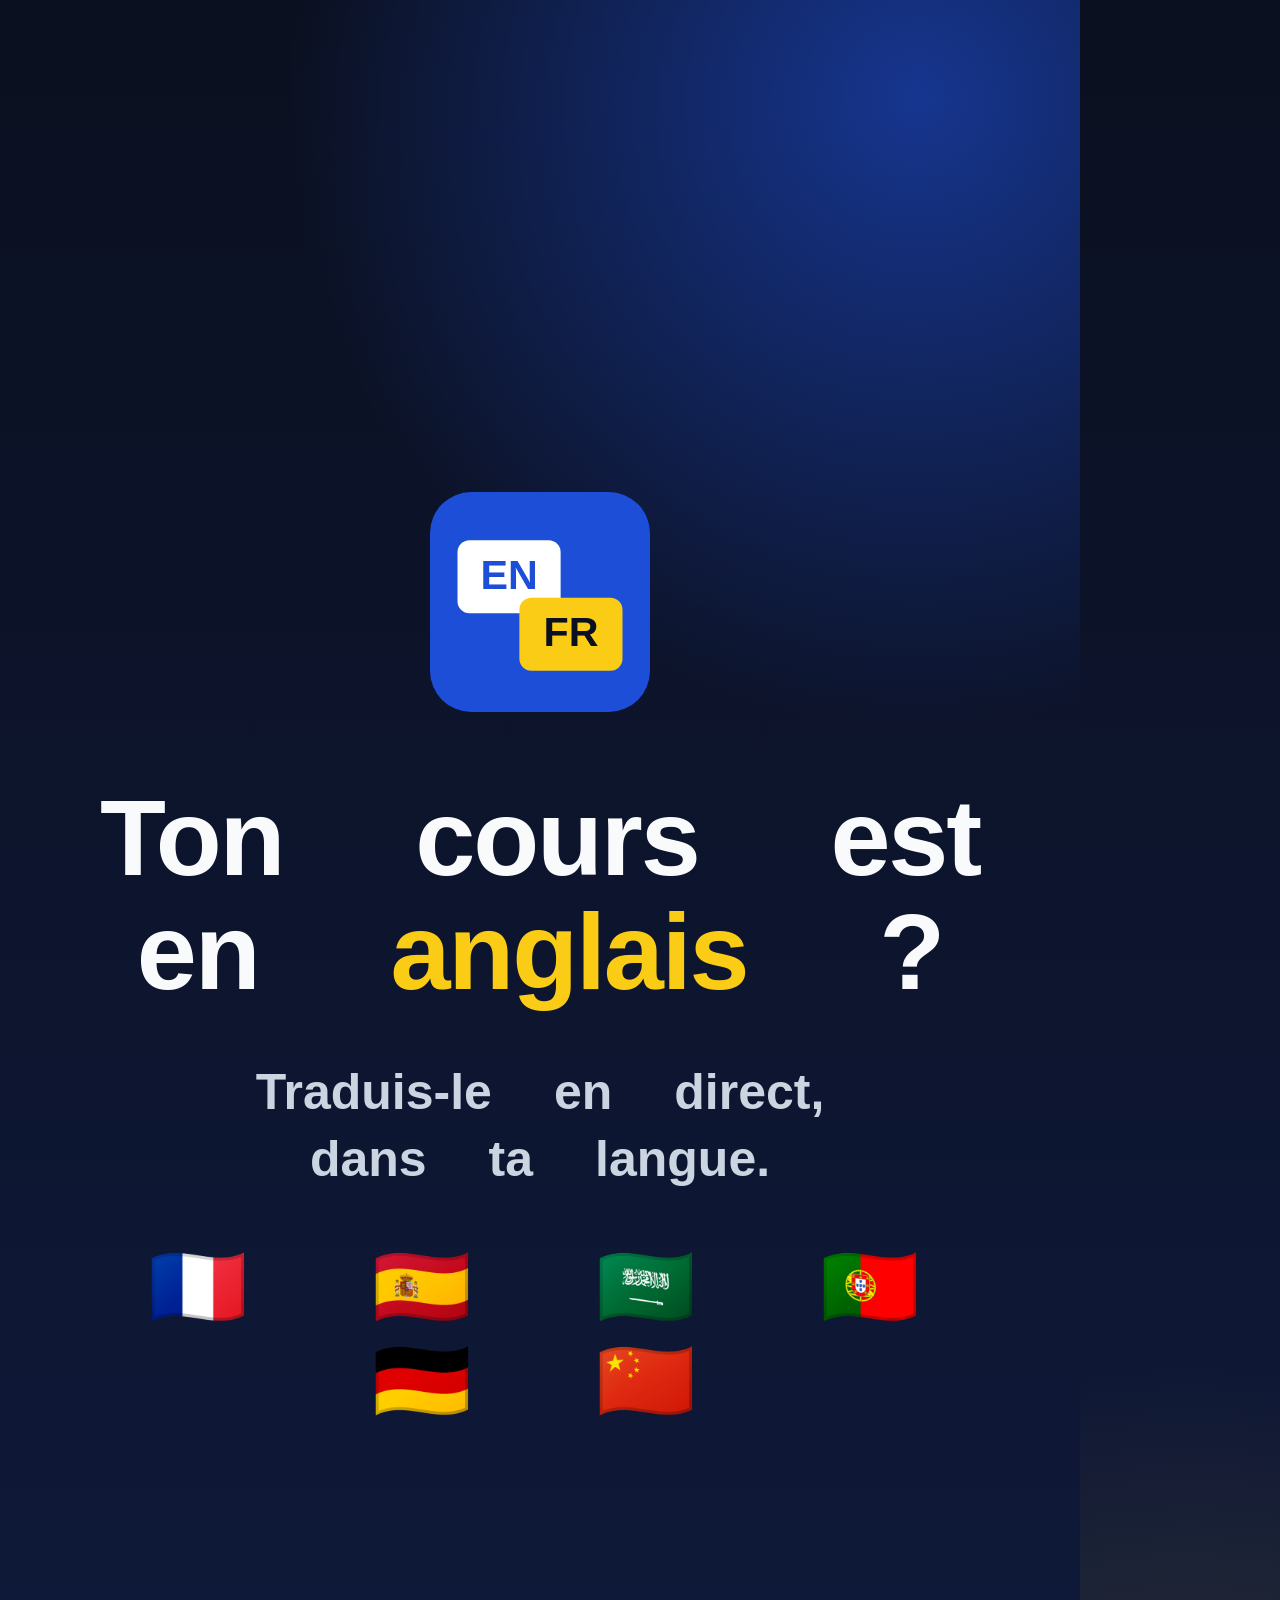
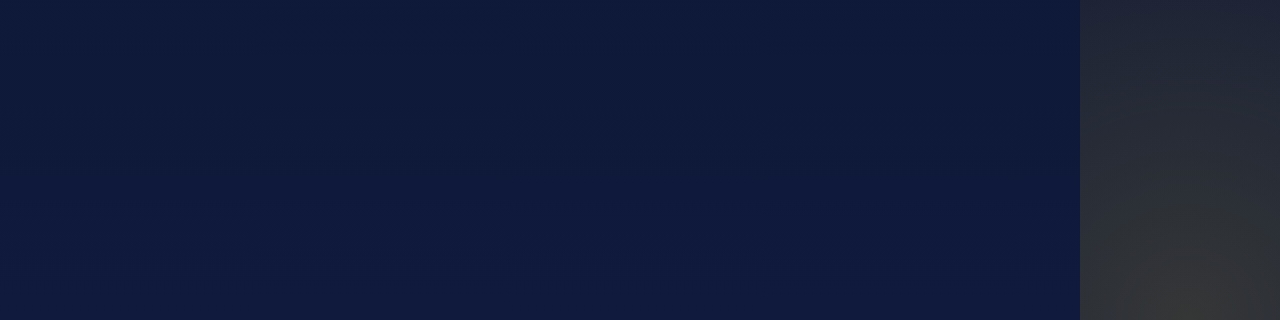
<file: marketing/tutoriel/stage.html>
<!doctype html>
<html lang="fr">
<head>
<meta charset="utf-8">
<title>Tutoriel Traducteur de Cours</title>
<!-- Plateau de la vidéo tutoriel (1080×1920) : l'application réelle tourne dans le téléphone (iframe).
     record.js pilote l'application et ce plateau, puis filme le tout. -->
<style>
  :root { --blue: #1d4ed8; --navy: #0b1020; --yellow: #facc15; }
  * { box-sizing: border-box; margin: 0; padding: 0; }
  html, body { width: 1080px; height: 1920px; overflow: hidden; }
  body { font-family: "Inter", "Noto Color Emoji", sans-serif; color: #f8fafc; position: relative;
    background: radial-gradient(900px 900px at 85% 5%, rgba(29,78,216,.55), transparent 70%),
                radial-gradient(800px 800px at 10% 100%, rgba(250,204,21,.16), transparent 70%),
                linear-gradient(180deg, #0b1020, #0f1a3d); }

  .top { position: absolute; top: 56px; left: 60px; right: 60px; height: 150px; display: flex; align-items: center; gap: 28px; transition: opacity .35s, transform .35s; }
  .top.hide { opacity: 0; transform: translateY(-20px); }
  .badge { flex: none; width: 110px; height: 110px; border-radius: 34px; background: var(--yellow); color: var(--navy); font-size: 60px; font-weight: 900; display: grid; place-items: center; }
  .step-title { font-family: "Inter Display", "Inter", "Noto Color Emoji", sans-serif; font-size: 64px; font-weight: 900; line-height: 1.05; letter-spacing: -.02em; }

  .phone { position: absolute; left: 175px; top: 236px; width: 730px; height: 1470px; border-radius: 76px; background: #000; padding: 18px; box-shadow: 0 40px 120px rgba(0,0,0,.65), 0 0 0 3px #1f2937; }
  .screen { width: 100%; height: 100%; border-radius: 60px; overflow: hidden; background: #fff; position: relative; }
  .statusbar { height: 54px; background: #1d4ed8; color: #fff; font-size: 26px; font-weight: 700; display: flex; justify-content: space-between; align-items: center; padding: 0 44px; }
  .urlbar { height: 86px; background: #1d4ed8; display: flex; align-items: center; padding: 0 22px 14px; }
  .url { flex: 1; height: 64px; border-radius: 32px; background: rgba(255,255,255,.18); color: #fff; font-size: 27px; display: flex; align-items: center; padding: 0 26px; gap: 14px; white-space: nowrap; overflow: hidden; }
  .url .caret { width: 3px; height: 32px; background: #fff; animation: blink 1s steps(1) infinite; }
  @keyframes blink { 50% { opacity: 0; } }
  .viewport { position: absolute; top: 140px; left: 0; width: 694px; height: 1294px; overflow: hidden; background: #f4f6fb; }
  iframe { border: 0; width: 390px; height: 727px; transform: scale(1.7795); transform-origin: 0 0; background: #f4f6fb; }
  .blank { position: absolute; inset: 0; background: #fff; display: grid; place-items: center; color: #9ca3af; font-size: 30px; transition: opacity .4s; }
  .blank.hide { opacity: 0; pointer-events: none; }

  .tap { position: absolute; width: 120px; height: 120px; margin: -60px 0 0 -60px; border-radius: 50%; border: 8px solid var(--yellow); background: rgba(250,204,21,.25); opacity: 0; pointer-events: none; z-index: 10; }
  .tap.go { animation: tap .75s ease-out; }
  @keyframes tap { 0% { opacity: 1; transform: scale(.4); } 60% { opacity: 1; transform: scale(1); } 100% { opacity: 0; transform: scale(1.35); } }

  .sub { position: absolute; left: 50px; right: 50px; bottom: 44px; min-height: 160px; border-radius: 36px; background: rgba(11,16,32,.88); border: 2px solid rgba(255,255,255,.12); padding: 26px 40px; font-size: 40px; font-weight: 650; line-height: 1.3; text-align: center; display: grid; place-items: center; transition: opacity .3s; z-index: 5; }
  .sub.hide { opacity: 0; }
  .sub em { font-style: normal; color: var(--yellow); }

  .card { position: absolute; inset: 0; display: flex; flex-direction: column; align-items: center; justify-content: center; text-align: center; padding: 0 80px;
    background: radial-gradient(900px 900px at 85% 5%, rgba(29,78,216,.6), transparent 70%), linear-gradient(180deg, #0b1020, #0f1a3d); transition: opacity .5s; z-index: 20; }
  .card.hide { opacity: 0; pointer-events: none; }
  .card h1 { font-family: "Inter Display", "Inter", "Noto Color Emoji", sans-serif; font-size: 108px; font-weight: 900; line-height: 1.05; letter-spacing: -.02em; }
  .card h1 em { font-style: normal; color: var(--yellow); }
  .card p { font-size: 50px; font-weight: 600; color: #cbd5e1; margin-top: 50px; line-height: 1.35; }
  .card .logo { width: 220px; height: 220px; margin-bottom: 70px; }
  .card .link { margin-top: 70px; font-size: 38px; font-weight: 800; padding: 32px 46px; border-radius: 999px; background: var(--yellow); color: var(--navy); }
  .flags { font-size: 80px; margin-top: 46px; letter-spacing: 12px; }
</style>
</head>
<body>
<template id="logo">
  <svg viewBox="0 0 512 512" xmlns="http://www.w3.org/2000/svg" width="100%" height="100%">
    <rect width="512" height="512" rx="96" fill="#1d4ed8"/>
    <rect x="64" y="112" width="240" height="170" rx="28" fill="#fff"/>
    <text x="184" y="225" font-family="Inter, Arial, sans-serif" font-size="96" font-weight="800" fill="#1d4ed8" text-anchor="middle">EN</text>
    <rect x="208" y="246" width="240" height="170" rx="28" fill="#facc15"/>
    <text x="328" y="359" font-family="Inter, Arial, sans-serif" font-size="96" font-weight="800" fill="#0b1020" text-anchor="middle">FR</text>
  </svg>
</template>

<div class="top hide" id="top"><div class="badge" id="badge">1</div><div class="step-title" id="stepTitle"></div></div>

<div class="phone">
  <div class="screen">
    <div class="statusbar"><span>9:41</span><span>📶 🔋</span></div>
    <div class="urlbar"><div class="url">🔒 <span id="urlText"></span><span class="caret" id="caret"></span></div></div>
    <div class="viewport" id="viewport">
      <iframe id="app" title="Traducteur de Cours"></iframe>
      <div class="blank" id="blank">Nouvel onglet</div>
    </div>
  </div>
</div>
<div class="tap" id="tap"></div>
<div class="sub hide" id="sub"></div>

<div class="card" id="intro">
  <div class="logo" data-logo></div>
  <h1>Ton cours est<br>en <em>anglais</em>&nbsp;?</h1>
  <p>Traduis-le en direct,<br>dans ta langue.</p>
  <div class="flags">🇫🇷 🇪🇸 🇸🇦 🇵🇹 🇩🇪 🇨🇳</div>
</div>

<div class="card hide" id="cta">
  <div class="logo" data-logo></div>
  <h1>Traducteur<br>de <em>Cours</em></h1>
  <p>Gratuit • Sans inscription<br>Dans ton navigateur</p>
  <div class="link">souleymane2022.github.io/translater_cours</div>
</div>

<script>
  for (const el of document.querySelectorAll('[data-logo]')) el.append(document.getElementById('logo').content.cloneNode(true));
  const $ = (id) => document.getElementById(id);
  const SCALE = 1.7795;

  window.stage = {
    step(badge, title) {
      const top = $('top');
      top.classList.add('hide');
      setTimeout(() => { $('badge').textContent = badge; $('stepTitle').textContent = title; top.classList.remove('hide'); }, 300);
    },
    sub(html) { const s = $('sub'); if (!html) { s.classList.add('hide'); return; } s.innerHTML = `<span>${html}</span>`; s.classList.remove('hide'); },
    card(id, show) { $(id).classList.toggle('hide', !show); },
    url(text, caret = true) { $('urlText').textContent = text; $('caret').style.display = caret ? 'block' : 'none'; },
    load(src) { $('app').src = src; },
    reveal() { $('blank').classList.add('hide'); },
    // Coordonnées d'un rectangle de l'application → position sur le plateau.
    toStage(rect) {
      const vp = $('viewport').getBoundingClientRect();
      return { x: vp.left + (rect.x + rect.width / 2) * SCALE, y: vp.top + (rect.y + rect.height / 2) * SCALE };
    },
    tap(rect) {
      const p = this.toStage(rect);
      const t = $('tap');
      t.style.left = `${p.x}px`; t.style.top = `${p.y}px`;
      t.classList.remove('go'); void t.offsetWidth; t.classList.add('go');
    },
  };
</script>
</body>
</html>
</file>
<file: style.css>
:root {
  --bg: #f4f6fb;
  --card: #ffffff;
  --text: #111827;
  --muted: #6b7280;
  --border: #e5e7eb;
  --primary: #1d4ed8;
  --danger: #dc2626;
  --stage-bg: #0b1020;
  --stage-text: #ffffff;
  --stage-muted: #9ca3af;
  --font-size: 32px;
}

@media (prefers-color-scheme: dark) {
  :root {
    --bg: #0f172a;
    --card: #111827;
    --text: #f3f4f6;
    --muted: #9ca3af;
    --border: #1f2937;
  }
}

* { box-sizing: border-box; }

body {
  margin: 0;
  overflow-x: hidden;
  font-family: system-ui, -apple-system, "Segoe UI", Roboto, sans-serif;
  background: var(--bg);
  color: var(--text);
}

.topbar {
  display: flex;
  align-items: center;
  justify-content: space-between;
  gap: 12px;
  padding: 12px 16px;
  background: var(--primary);
  color: #fff;
}
.brand { display: flex; align-items: center; gap: 10px; }
.brand h1 { font-size: 1.2rem; margin: 0; }
.status {
  flex-shrink: 1;
  max-width: 60vw;
  white-space: nowrap;
  overflow: hidden;
  text-overflow: ellipsis;
  font-size: .9rem;
  padding: 4px 10px;
  border-radius: 999px;
  background: rgba(255, 255, 255, .18);
}
.status.listening::before { content: "● "; color: #f87171; animation: blink 1s infinite; }
.status.error { background: var(--danger); }
.alert {
  background: #fef2f2;
  color: #991b1b;
  border: 1px solid #fecaca;
  border-radius: 12px;
  padding: 12px 16px;
}
.alert[hidden], button[hidden] { display: none; }
@keyframes blink { 50% { opacity: .2; } }

main {
  max-width: 1100px;
  margin: 0 auto;
  padding: 16px;
  display: grid;
  gap: 16px;
}

.card {
  background: var(--card);
  border: 1px solid var(--border);
  border-radius: 12px;
  padding: 16px;
}
.card h2 { margin: 0 0 8px; font-size: 1.05rem; }

.row {
  display: flex;
  flex-wrap: wrap;
  gap: 12px;
  margin-bottom: 12px;
}
.row > label { flex: 1 1 220px; min-width: 0; display: flex; flex-direction: column; gap: 4px; font-size: .9rem; color: var(--muted); }
.row > label.check, .row > label.inline { flex: 0 1 auto; flex-direction: row; align-items: center; gap: 8px; color: var(--text); }

select, input[type="text"], input[type="url"], input[type="password"] {
  font: inherit;
  color: var(--text);
  background: var(--bg);
  border: 1px solid var(--border);
  border-radius: 8px;
  padding: 8px;
  width: 100%;
  min-width: 0;
  max-width: 100%;
  text-overflow: ellipsis;
}

button {
  font: inherit;
  padding: 10px 14px;
  border-radius: 8px;
  border: 1px solid var(--border);
  background: var(--bg);
  color: var(--text);
  cursor: pointer;
}
button:disabled { opacity: .5; cursor: not-allowed; }
button.primary { background: var(--primary); border-color: var(--primary); color: #fff; font-weight: 600; }
button.danger { background: var(--danger); border-color: var(--danger); color: #fff; }

details { margin-bottom: 12px; }
summary { cursor: pointer; font-weight: 600; margin-bottom: 8px; }
.hint { color: var(--muted); font-size: .85rem; margin: 4px 0; }
code { background: var(--bg); padding: 1px 4px; border-radius: 4px; }

.stage {
  background: var(--stage-bg);
  color: var(--stage-text);
  min-height: 220px;
  display: flex;
  align-items: flex-end;
}
.live { width: 100%; }
.live-tr { font-size: var(--font-size); line-height: 1.3; font-weight: 600; margin: 0 0 8px; }
.live-src { font-size: calc(var(--font-size) * .55); color: var(--stage-muted); margin: 0; font-style: italic; }
.interim { opacity: .7; }
body.hide-original .live-src, body.hide-original .history .src { display: none; }

.stage:fullscreen { padding: 5vh 5vw; border-radius: 0; }

.history { margin: 0; padding-left: 1.5em; max-height: 50vh; overflow-y: auto; }
.history li { padding: 8px 0; border-bottom: 1px solid var(--border); }
.history .tr { font-size: 1.05rem; }
.history .src { color: var(--muted); font-size: .9rem; font-style: italic; }
.history time { color: var(--muted); font-size: .75rem; margin-right: 6px; }

footer { text-align: center; color: var(--muted); font-size: .8rem; padding: 16px; }

/* Fenêtre Picture-in-Picture */
body.pip { margin: 0; background: var(--stage-bg); }
body.pip .stage { min-height: 100vh; border: 0; border-radius: 0; padding: 12px; }

@media (max-width: 600px) {
  .buttons button { flex: 1 1 45%; }
}

/* Lecture d'un fichier audio ou vidéo */
.player-card[hidden] { display: none; }
.file-row { align-items: center; margin-bottom: 8px; }
.row > label.file-pick { flex: 0 0 auto; flex-direction: row; color: #fff; }
.file-pick { position: relative; display: inline-block; padding: 10px 14px; border-radius: 8px; background: var(--primary); color: #fff; font-weight: 600; cursor: pointer; }
.file-pick input { position: absolute; inset: 0; opacity: 0; cursor: pointer; }
#player { width: 100%; max-height: 50vh; border-radius: 8px; background: #000; }
#player:not([src]) { display: none; }
#player.audio-only { height: 54px; background: transparent; }

/* Reprise du son après une mise en veille */
.resume-banner { width: 100%; padding: 14px; border: 0; border-radius: 12px; background: #f59e0b; color: #111827; font-weight: 700; font-size: 1rem; }
.resume-banner[hidden] { display: none; }

/* Vidéo YouTube lue dans l'application */
#ytCard .file-row input { flex: 1 1 200px; }
.yt-box { position: relative; width: 100%; aspect-ratio: 16 / 9; background: #000; border-radius: 8px; overflow: hidden; }
.yt-box iframe, .yt-box #ytPlayer { position: absolute; inset: 0; width: 100%; height: 100%; border: 0; }
.top-right { display: flex; align-items: center; gap: 8px; min-width: 0; }
.duck-badge { font-size: 1.1rem; }
.duck-badge[hidden] { display: none; }

/* Barre d'actions toujours accessible sur téléphone */
@media (max-width: 700px) {
  .actions { position: fixed; left: 0; right: 0; bottom: 0; z-index: 50; margin: 0; padding: 10px 12px calc(10px + env(safe-area-inset-bottom));
    background: var(--card); border-top: 1px solid var(--border); box-shadow: 0 -6px 20px rgba(0, 0, 0, .15); flex-wrap: nowrap; }
  .actions button { flex: 1 1 0; padding: 12px 6px; font-size: .95rem; }
  .actions #pipBtn { flex: 1.3 1 0; }
  body { padding-bottom: 84px; }
}
.onboarding { background: #fef9c3; color: #713f12; border-radius: 10px; padding: 12px 14px; margin: 8px 0; }
.onboarding[hidden], #srcLangLabel[hidden] { display: none; }

/* Indication « son baissé / vidéo en pause » dans la zone de traduction */
.voice-chip { display: inline-block; margin: 0 0 10px; padding: 4px 10px; border-radius: 999px; background: rgba(250, 204, 21, .18); color: #facc15; font-size: .85rem; font-weight: 600; }
.voice-chip[hidden] { display: none; }
</file>
